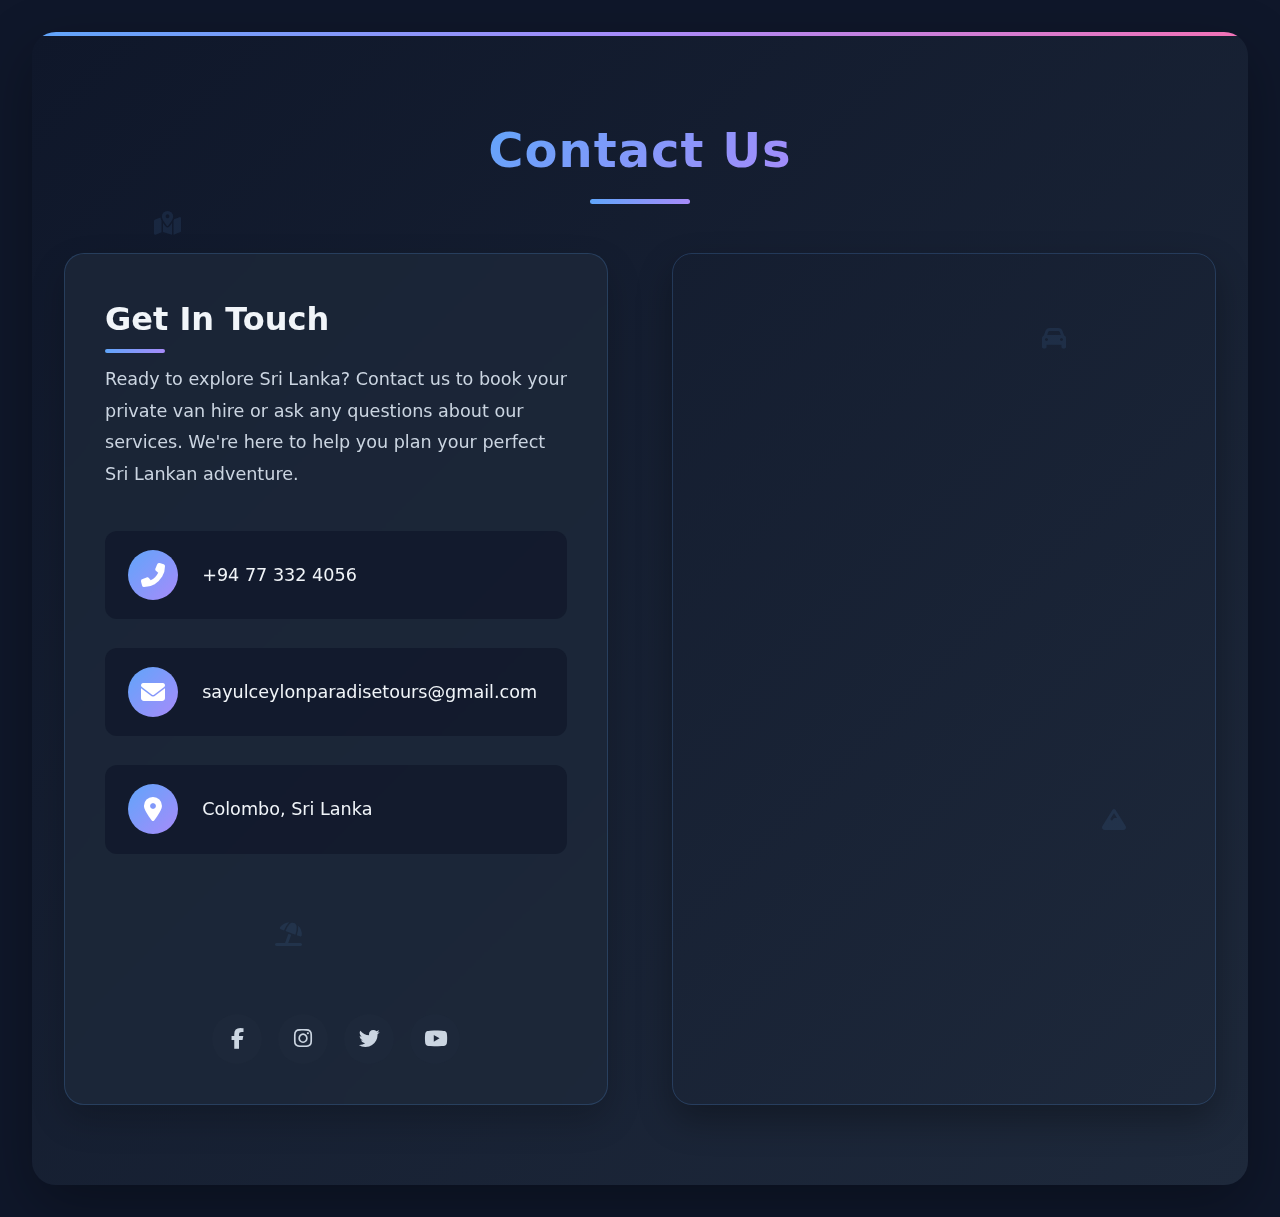
<file: contact.html>
<!DOCTYPE html>
<html lang="en">
<head>
    <meta charset="UTF-8">
    <meta name="viewport" content="width=device-width, initial-scale=1.0">
    <title>Modern Contact Section</title>
    <link rel="stylesheet" href="https://cdnjs.cloudflare.com/ajax/libs/font-awesome/6.4.0/css/all.min.css">
    <style>
        * {
            margin: 0;
            padding: 0;
            box-sizing: border-box;
            font-family: 'Segoe UI', system-ui, -apple-system, sans-serif;
        }
        
        body {
            background-color: #0f172a;
            color: #f8fafc;
            line-height: 1.6;
            min-height: 100vh;
            display: flex;
            align-items: center;
            justify-content: center;
            padding: 2rem;
        }
        
        .container {
            max-width: 1300px;
            margin: 0 auto;
            padding: 0 2rem;
        }
        
        .section {
            padding: 5rem 0;
            width: 100%;
        }
        
        .section.contact {
            background: linear-gradient(135deg, #0f172a 0%, #1e293b 100%);
            border-radius: 24px;
            box-shadow: 0 20px 60px rgba(0, 0, 0, 0.3);
            overflow: hidden;
            position: relative;
        }
        
        .section.contact::before {
            content: '';
            position: absolute;
            top: 0;
            left: 0;
            right: 0;
            height: 4px;
            background: linear-gradient(90deg, #60a5fa, #a78bfa, #f472b6);
            z-index: 1;
        }
        
        .section-title {
            text-align: center;
            margin-bottom: 4rem;
            position: relative;
        }
        
        .section-title h2 {
            font-size: 3rem;
            font-weight: 800;
            background: linear-gradient(135deg, #60a5fa 0%, #a78bfa 100%);
            -webkit-background-clip: text;
            background-clip: text;
            color: transparent;
            display: inline-block;
            letter-spacing: 1px;
        }
        
        .section-title::after {
            content: '';
            position: absolute;
            width: 100px;
            height: 5px;
            background: linear-gradient(90deg, #60a5fa, #a78bfa);
            bottom: -15px;
            left: 50%;
            transform: translateX(-50%);
            border-radius: 5px;
        }
        
        .contact-content {
            display: grid;
            grid-template-columns: 1fr 1fr;
            gap: 4rem;
            align-items: start;
        }
        
        .contact-info {
            background: rgba(30, 41, 59, 0.7);
            border-radius: 20px;
            padding: 2.5rem;
            backdrop-filter: blur(10px);
            border: 1px solid rgba(96, 165, 250, 0.2);
            box-shadow: 0 15px 35px rgba(0, 0, 0, 0.2);
            transition: transform 0.4s ease, box-shadow 0.4s ease;
        }
        
        .contact-info:hover {
            transform: translateY(-5px);
            box-shadow: 0 20px 40px rgba(96, 165, 250, 0.15);
            border-color: rgba(96, 165, 250, 0.4);
        }
        
        .contact-info h3 {
            font-size: 2rem;
            margin-bottom: 1.2rem;
            color: #f1f5f9;
            position: relative;
            display: inline-block;
        }
        
        .contact-info h3::after {
            content: '';
            position: absolute;
            width: 60px;
            height: 4px;
            background: linear-gradient(90deg, #60a5fa, #a78bfa);
            bottom: -8px;
            left: 0;
            border-radius: 2px;
        }
        
        .contact-info p {
            font-size: 1.1rem;
            color: #cbd5e1;
            margin-bottom: 2.5rem;
            line-height: 1.8;
        }
        
        .contact-details {
            margin-bottom: 3rem;
        }
        
        .contact-item {
            display: flex;
            align-items: center;
            margin-bottom: 1.8rem;
            padding: 1.2rem;
            background: rgba(15, 23, 42, 0.7);
            border-radius: 12px;
            transition: all 0.3s ease;
            border-left: 4px solid transparent;
        }
        
        .contact-item:hover {
            background: rgba(30, 41, 59, 0.9);
            transform: translateX(5px);
            border-left: 4px solid #60a5fa;
        }
        
        .contact-item i {
            font-size: 1.5rem;
            width: 50px;
            height: 50px;
            background: linear-gradient(135deg, #60a5fa, #a78bfa);
            color: white;
            border-radius: 50%;
            display: flex;
            align-items: center;
            justify-content: center;
            margin-right: 1.5rem;
            flex-shrink: 0;
        }
        
        .contact-item div {
            font-size: 1.1rem;
            color: #f1f5f9;
            font-weight: 500;
        }
        
        /* WhatsApp Button Styles */
        .whatsapp-contact {
            display: flex;
            align-items: center;
            justify-content: center;
            background: linear-gradient(135deg, #25D366 0%, #1da851 100%);
            color: white;
            text-decoration: none;
            font-size: 1.2rem;
            font-weight: 600;
            padding: 1.3rem 2rem;
            border-radius: 14px;
            transition: all 0.4s cubic-bezier(0.175, 0.885, 0.32, 1.275);
            box-shadow: 0 10px 25px rgba(37, 211, 102, 0.3);
            position: relative;
            overflow: hidden;
            z-index: 1;
            text-align: center;
            margin-top: 1rem;
        }
        
        .whatsapp-contact::before {
            content: '';
            position: absolute;
            top: 0;
            left: -100%;
            width: 100%;
            height: 100%;
            background: linear-gradient(90deg, transparent, rgba(255, 255, 255, 0.2), transparent);
            transition: all 0.6s ease;
            z-index: -1;
        }
        
        .whatsapp-contact:hover::before {
            left: 100%;
        }
        
        .whatsapp-contact:hover {
            transform: translateY(-5px) scale(1.03);
            box-shadow: 0 15px 35px rgba(37, 211, 102, 0.4);
            letter-spacing: 0.5px;
        }
        
        .whatsapp-contact:active {
            transform: translateY(-2px) scale(1.01);
        }
        
        .whatsapp-contact i {
            font-size: 1.6rem;
            margin-right: 12px;
            transition: transform 0.3s ease;
        }
        
        .whatsapp-contact:hover i {
            transform: scale(1.2) rotate(5deg);
        }
        
        /* WhatsApp Floating Animation */
        .whatsapp-contact {
            animation: pulse-green 3s infinite;
        }
        
        @keyframes pulse-green {
            0% {
                box-shadow: 0 10px 25px rgba(37, 211, 102, 0.3);
            }
            50% {
                box-shadow: 0 10px 30px rgba(37, 211, 102, 0.5);
            }
            100% {
                box-shadow: 0 10px 25px rgba(37, 211, 102, 0.3);
            }
        }
        
        /* Map Container Styles */
        .map-container {
            border-radius: 20px;
            overflow: hidden;
            box-shadow: 0 15px 35px rgba(0, 0, 0, 0.3);
            height: 100%;
            border: 1px solid rgba(96, 165, 250, 0.2);
            transition: all 0.4s ease;
        }
        
        .map-container:hover {
            transform: translateY(-5px);
            box-shadow: 0 20px 40px rgba(96, 165, 250, 0.15);
            border-color: rgba(96, 165, 250, 0.4);
        }
        
        .map-container iframe {
            width: 100%;
            height: 100%;
            min-height: 450px;
            border: none;
            display: block;
        }
        
        /* Contact Form (Optional - you can add this later) */
        .contact-form {
            margin-top: 3rem;
            padding-top: 2.5rem;
            border-top: 1px solid rgba(255, 255, 255, 0.1);
        }
        
        .form-title {
            font-size: 1.5rem;
            margin-bottom: 1.5rem;
            color: #f1f5f9;
        }
        
        /* Responsive Design */
        @media (max-width: 1024px) {
            .contact-content {
                grid-template-columns: 1fr;
                gap: 3rem;
            }
            
            .map-container iframe {
                min-height: 400px;
            }
        }
        
        @media (max-width: 768px) {
            .section-title h2 {
                font-size: 2.5rem;
            }
            
            .contact-info {
                padding: 2rem;
            }
            
            .contact-info h3 {
                font-size: 1.8rem;
            }
            
            .container {
                padding: 0 1.5rem;
            }
            
            body {
                padding: 1rem;
            }
        }
        
        @media (max-width: 480px) {
            .section-title h2 {
                font-size: 2rem;
            }
            
            .contact-item {
                flex-direction: column;
                text-align: center;
                padding: 1.5rem 1rem;
            }
            
            .contact-item i {
                margin-right: 0;
                margin-bottom: 1rem;
            }
            
            .whatsapp-contact {
                font-size: 1.1rem;
                padding: 1.2rem 1.5rem;
            }
            
            .map-container iframe {
                min-height: 350px;
            }
            
            .container {
                padding: 0 1rem;
            }
        }
        
        /* Decorative Elements */
        .floating-icons {
            position: absolute;
            top: 0;
            left: 0;
            right: 0;
            bottom: 0;
            pointer-events: none;
            z-index: 0;
            overflow: hidden;
        }
        
        .floating-icon {
            position: absolute;
            color: rgba(96, 165, 250, 0.1);
            font-size: 1.5rem;
            animation: float 20s infinite linear;
        }
        
        .floating-icon:nth-child(1) {
            top: 15%;
            left: 10%;
            animation-delay: 0s;
        }
        
        .floating-icon:nth-child(2) {
            top: 25%;
            right: 15%;
            animation-delay: 2s;
        }
        
        .floating-icon:nth-child(3) {
            bottom: 20%;
            left: 20%;
            animation-delay: 4s;
        }
        
        .floating-icon:nth-child(4) {
            bottom: 30%;
            right: 10%;
            animation-delay: 6s;
        }
        
        @keyframes float {
            0% {
                transform: translateY(0) rotate(0deg);
            }
            50% {
                transform: translateY(-20px) rotate(180deg);
            }
            100% {
                transform: translateY(0) rotate(360deg);
            }
        }
        
        /* Social Media Icons */
        .social-media {
            display: flex;
            gap: 1rem;
            margin-top: 2.5rem;
            justify-content: center;
        }
        
        .social-icon {
            width: 50px;
            height: 50px;
            border-radius: 50%;
            display: flex;
            align-items: center;
            justify-content: center;
            background: rgba(30, 41, 59, 0.8);
            color: #cbd5e1;
            font-size: 1.3rem;
            transition: all 0.3s ease;
            text-decoration: none;
        }
        
        .social-icon:hover {
            transform: translateY(-5px);
            color: white;
        }
        
        .social-icon.facebook:hover {
            background: #1877F2;
        }
        
        .social-icon.instagram:hover {
            background: linear-gradient(45deg, #405DE6, #E1306C, #F77737);
        }
        
        .social-icon.twitter:hover {
            background: #1DA1F2;
        }
        
        .social-icon.youtube:hover {
            background: #FF0000;
        }
    </style>
</head>
<body>
    <section class="section contact" id="contact">
        <div class="container">
            <div class="section-title">
                <h2>Contact Us</h2>
            </div>

            <div class="contact-content">
                <div class="contact-info">
                    <h3>Get In Touch</h3>
                    <p>
                        Ready to explore Sri Lanka? Contact us to book your private van
                        hire or ask any questions about our services. We're here to help you plan your perfect Sri Lankan adventure.
                    </p>

                    <div class="contact-details">
                        <div class="contact-item">
                            <i class="fas fa-phone-alt"></i>
                            <div>+94 77 332 4056</div>
                        </div>
                        <div class="contact-item">
                            <i class="fas fa-envelope"></i>
                            <div>sayulceylonparadisetours@gmail.com</div>
                        </div>
                        <div class="contact-item">
                            <i class="fas fa-map-marker-alt"></i>
                            <div>Colombo, Sri Lanka</div>
                        </div>
                    </div>

                    <a
                        href="https://wa.me/94773324056"
                        class="whatsapp-contact"
                        target="_blank"
                    >
                        <i class="fab fa-whatsapp"></i> Message us on WhatsApp
                    </a>
                    
                    <div class="social-media">
                        <a href="#" class="social-icon facebook">
                            <i class="fab fa-facebook-f"></i>
                        </a>
                        <a href="#" class="social-icon instagram">
                            <i class="fab fa-instagram"></i>
                        </a>
                        <a href="#" class="social-icon twitter">
                            <i class="fab fa-twitter"></i>
                        </a>
                        <a href="#" class="social-icon youtube">
                            <i class="fab fa-youtube"></i>
                        </a>
                    </div>
                </div>

                <div class="map-container">
                    <iframe
                        src="https://www.google.com/maps/embed?pb=!1m18!1m12!1m3!1d126743.58638743578!2d79.78616430488758!3d6.921831294874699!2m3!1f0!2f0!3f0!3m2!1i1024!2i768!4f13.1!3m3!1m2!1s0x3ae253d10f7a7003%3A0x320b2e4d32d3838d!2sColombo%2C%20Sri%20Lanka!5e0!3m2!1sen!2sus!4v1689876543210!5m2!1sen!2sus"
                        allowfullscreen=""
                        loading="lazy"
                        referrerpolicy="no-referrer-when-downgrade"
                    ></iframe>
                </div>
            </div>
        </div>
        
        <!-- Floating Icons for Decoration -->
        <div class="floating-icons">
            <div class="floating-icon"><i class="fas fa-map-marked-alt"></i></div>
            <div class="floating-icon"><i class="fas fa-car"></i></div>
            <div class="floating-icon"><i class="fas fa-umbrella-beach"></i></div>
            <div class="floating-icon"><i class="fas fa-mountain"></i></div>
        </div>
    </section>
    
    <script>
        // Add some interactive effects
        document.addEventListener('DOMContentLoaded', function() {
            // Add click animation to contact items
            const contactItems = document.querySelectorAll('.contact-item');
            
            contactItems.forEach(item => {
                item.addEventListener('click', function() {
                    // Copy contact info to clipboard
                    const text = this.querySelector('div').textContent;
                    
                    // Visual feedback
                    this.style.transform = 'scale(0.98)';
                    this.style.backgroundColor = 'rgba(96, 165, 250, 0.2)';
                    
                    setTimeout(() => {
                        this.style.transform = '';
                        this.style.backgroundColor = '';
                    }, 300);
                    
                    // For phone number, suggest calling
                    if (this.querySelector('.fa-phone-alt')) {
                        if (confirm(`Call ${text}?`)) {
                            window.location.href = `tel:${text.replace(/\s+/g, '')}`;
                        }
                    }
                    
                    // For email, suggest composing email
                    if (this.querySelector('.fa-envelope')) {
                        if (confirm(`Send email to ${text}?`)) {
                            window.location.href = `mailto:${text}`;
                        }
                    }
                });
            });
            
            // WhatsApp button interaction
            const whatsappBtn = document.querySelector('.whatsapp-contact');
            
            whatsappBtn.addEventListener('mouseenter', function() {
                // Add a subtle animation
                this.style.animation = 'none';
                setTimeout(() => {
                    this.style.animation = 'pulse-green 3s infinite';
                }, 50);
            });
            
            // Add a simple greeting when WhatsApp is clicked
            whatsappBtn.addEventListener('click', function(e) {
                // Optional: You could add tracking or confirmation here
                console.log('WhatsApp contact clicked');
            });
            
            // Animate contact info on scroll
            const observerOptions = {
                threshold: 0.2,
                rootMargin: '0px 0px -50px 0px'
            };
            
            const observer = new IntersectionObserver((entries) => {
                entries.forEach(entry => {
                    if (entry.isIntersecting) {
                        entry.target.style.opacity = '1';
                        entry.target.style.transform = 'translateY(0)';
                    }
                });
            }, observerOptions);
            
            // Observe contact items for animation
            contactItems.forEach(item => {
                item.style.opacity = '0';
                item.style.transform = 'translateY(20px)';
                item.style.transition = 'opacity 0.5s ease, transform 0.5s ease';
                observer.observe(item);
            });
            
            // Observe the WhatsApp button
            whatsappBtn.style.opacity = '0';
            whatsappBtn.style.transform = 'translateY(20px)';
            whatsappBtn.style.transition = 'opacity 0.5s ease 0.3s, transform 0.5s ease 0.3s';
            observer.observe(whatsappBtn);
        });
    </script>
</body>
</html>
</file>
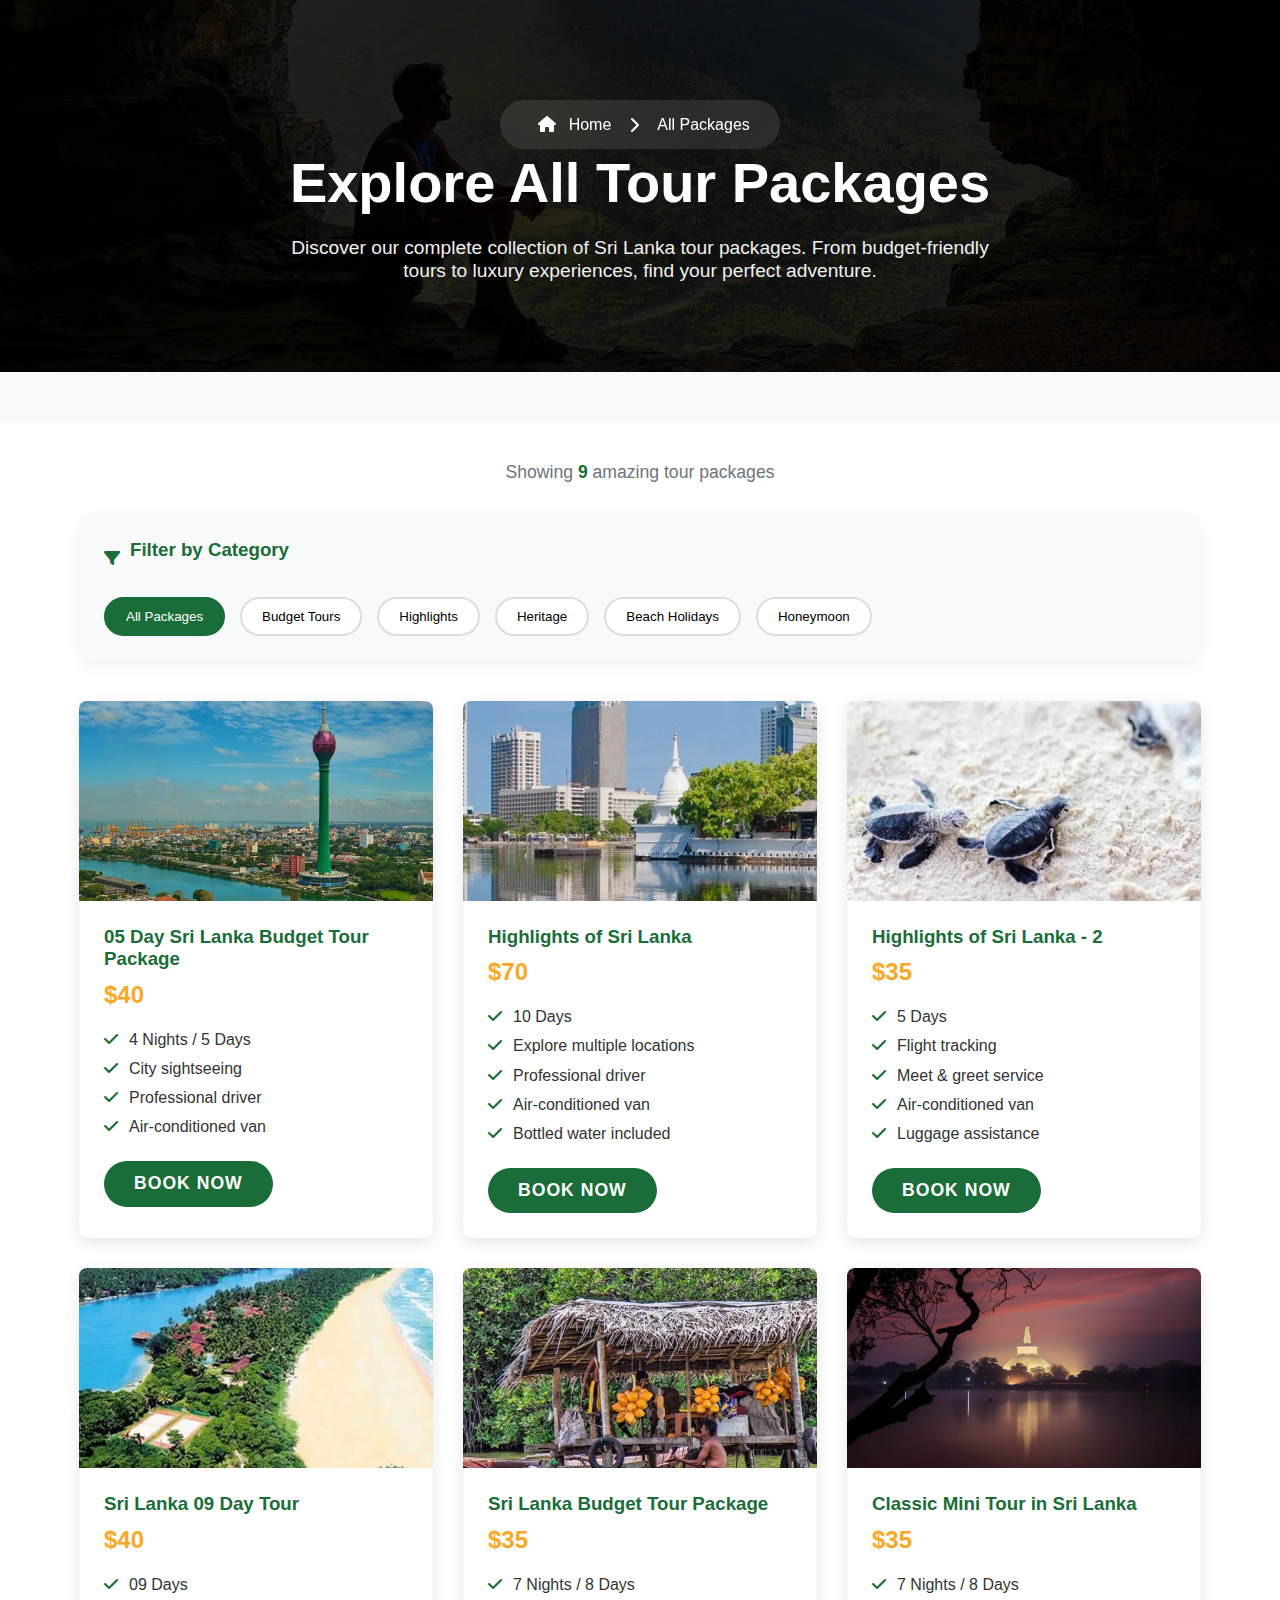
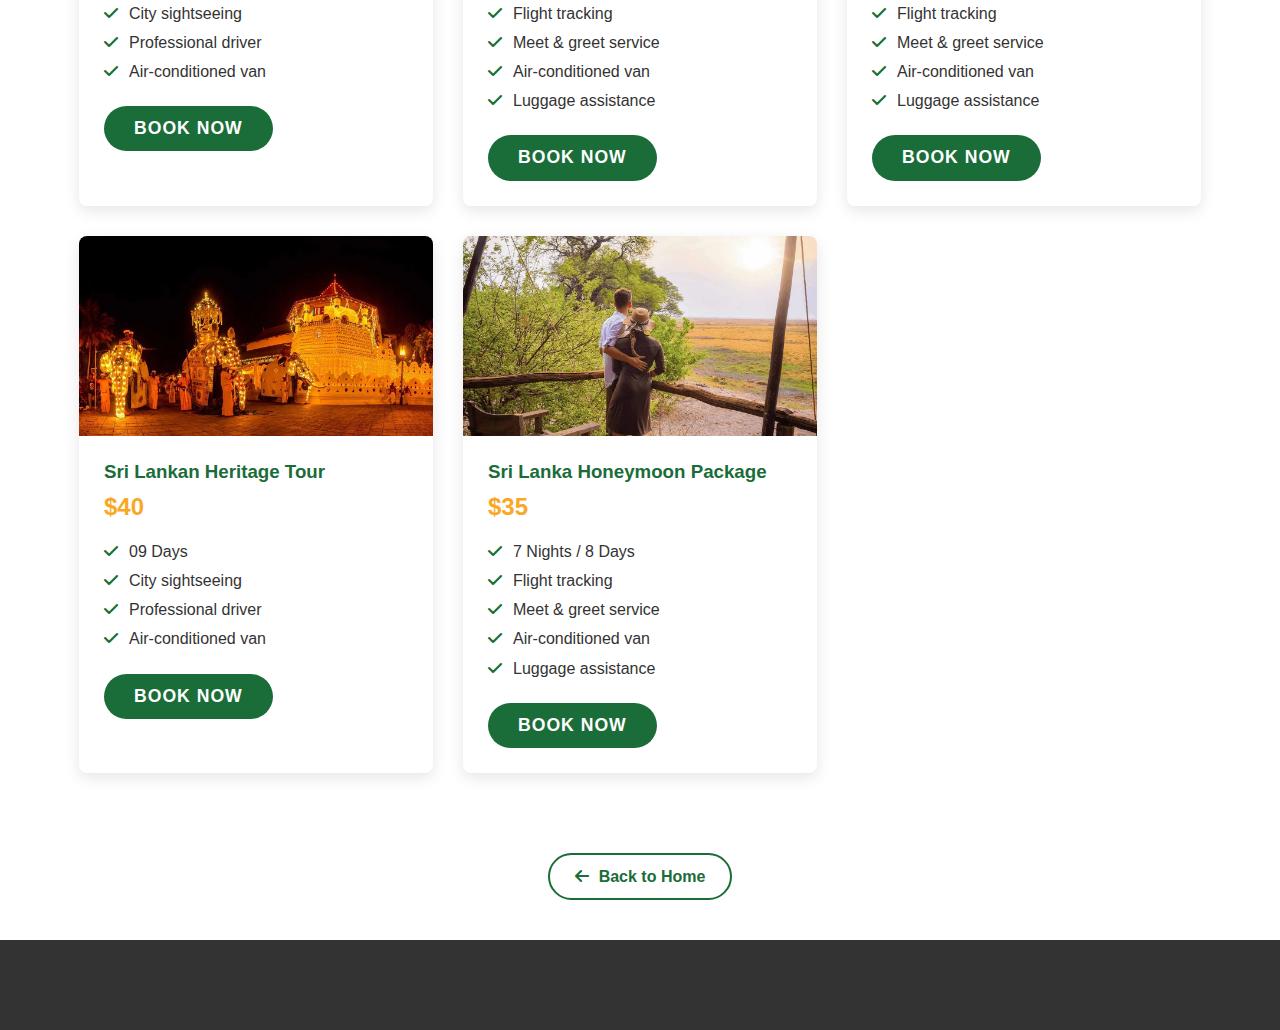
<file: packages.html>
<!DOCTYPE html>
<html lang="en">
<head>
    <meta charset="UTF-8">
    <meta name="viewport" content="width=device-width, initial-scale=1.0">
    <title>All Tour Packages - Sri Lanka Paradise Tours</title>
    <!-- Link your CSS file -->
    <link rel="stylesheet" href="style.css">
    <link rel="stylesheet" href="https://cdnjs.cloudflare.com/ajax/libs/font-awesome/6.4.0/css/all.min.css">
    <style>
        /* Additional styles for packages page */
        .packages-hero {
            background: linear-gradient(rgba(0, 0, 0, 0.7), rgba(0, 0, 0, 0.7)), 
                        url('assets/img/sections/tours.webp');
            background-size: cover;
            background-position: center;
            color: white;
            padding: 100px 0 60px;
            text-align: center;
            margin-bottom: 50px;
        }
        
        .packages-hero h1 {
            font-size: 3.5rem;
            margin-bottom: 20px;
            color: white;
        }
        
        .packages-hero p {
            font-size: 1.2rem;
            max-width: 700px;
            margin: 0 auto 30px;
            color: #f0f0f0;
        }
        
        .breadcrumb {
            background: rgba(255, 255, 255, 0.1);
            padding: 15px 30px;
            border-radius: 50px;
            display: inline-flex;
            align-items: center;
            gap: 10px;
            backdrop-filter: blur(10px);
        }
        
        .breadcrumb a {
            color: #fff;
            text-decoration: none;
            transition: all 0.3s ease;
        }
        
        .breadcrumb a:hover {
            color: var(--secondary);
        }
        
        .breadcrumb i {
            margin: 0 8px;
        }
        
        .package-count {
            text-align: center;
            margin-bottom: 30px;
            color: var(--gray);
            font-size: 1.1rem;
        }
        
        .package-count span {
            color: var(--primary);
            font-weight: bold;
        }
        
        .packages-grid-all {
            display: grid;
            grid-template-columns: repeat(auto-fill, minmax(350px, 1fr));
            gap: 30px;
            margin-bottom: 50px;
        }
        
        .filter-container {
            background: #f8f9fa;
            padding: 25px;
            border-radius: 12px;
            margin-bottom: 40px;
            box-shadow: 0 5px 15px rgba(0, 0, 0, 0.05);
        }
        
        .filter-title {
            display: flex;
            align-items: center;
            gap: 10px;
            margin-bottom: 20px;
            color: var(--primary);
        }
        
        .filter-options {
            display: flex;
            flex-wrap: wrap;
            gap: 15px;
        }
        
        .filter-btn {
            padding: 10px 20px;
            background: white;
            border: 2px solid #ddd;
            border-radius: 50px;
            cursor: pointer;
            transition: all 0.3s ease;
            font-weight: 500;
        }
        
        .filter-btn:hover,
        .filter-btn.active {
            background: var(--primary);
            color: white;
            border-color: var(--primary);
        }
        
        .back-to-home {
            display: inline-flex;
            align-items: center;
            gap: 10px;
            color: var(--primary);
            text-decoration: none;
            font-weight: 600;
            margin-top: 30px;
            padding: 12px 25px;
            border: 2px solid var(--primary);
            border-radius: 50px;
            transition: all 0.3s ease;
        }
        
        .back-to-home:hover {
            background: var(--primary);
            color: white;
            transform: translateY(-3px);
        }
        
        @media (max-width: 768px) {
            .packages-hero h1 {
                font-size: 2.5rem;
            }
            
            .packages-grid-all {
                grid-template-columns: repeat(auto-fill, minmax(280px, 1fr));
                gap: 20px;
            }
            
            .filter-options {
                justify-content: center;
            }
            
            .filter-btn {
                padding: 8px 16px;
                font-size: 0.9rem;
            }
        }
        
        @media (max-width: 480px) {
            .packages-hero {
                padding: 80px 0 40px;
            }
            
            .packages-hero h1 {
                font-size: 2rem;
            }
            
            .packages-grid-all {
                grid-template-columns: 1fr;
            }
        }
    </style>
</head>
<body>
    <!-- Include your header/navigation -->
    <header>
        <!-- Your header content here -->
    </header>

    <!-- Packages Hero Section -->
    <section class="packages-hero">
        <div class="container">
            <div class="breadcrumb">
                <a href="index.html"><i class="fas fa-home"></i> Home</a>
                <i class="fas fa-chevron-right"></i>
                <span>All Packages</span>
            </div>
            <h1>Explore All Tour Packages</h1>
            <p>Discover our complete collection of Sri Lanka tour packages. From budget-friendly tours to luxury experiences, find your perfect adventure.</p>
        </div>
    </section>

    <!-- All Packages Section -->
    <section class="section packages" id="all-packages">
        <div class="container">
            <div class="package-count">
                Showing <span>9</span> amazing tour packages
            </div>
            
            <!-- Optional Filter Section -->
            <div class="filter-container">
                <div class="filter-title">
                    <i class="fas fa-filter"></i>
                    <h3>Filter by Category</h3>
                </div>
                <div class="filter-options">
                    <button class="filter-btn active" data-filter="all">All Packages</button>
                    <button class="filter-btn" data-filter="budget">Budget Tours</button>
                    <button class="filter-btn" data-filter="highlight">Highlights</button>
                    <button class="filter-btn" data-filter="heritage">Heritage</button>
                    <button class="filter-btn" data-filter="beach">Beach Holidays</button>
                    <button class="filter-btn" data-filter="honeymoon">Honeymoon</button>
                </div>
            </div>

            <div class="packages-grid-all">
                <!-- Package 1 -->
                <div class="package-card" data-category="budget">
                    <div class="package-img">
                        <img src="assets/img/tours/one.webp" alt="05 Day Budget Tour" />
                    </div>
                    <div class="package-content">
                        <h3>05 Day Sri Lanka Budget Tour Package</h3>
                        <div class="package-price">$40</div>
                        <ul class="package-features">
                            <li>4 Nights / 5 Days</li>
                            <li>City sightseeing</li>
                            <li>Professional driver</li>
                            <li>Air-conditioned van</li>
                        </ul>
                        <a href="https://wa.me/94773324056" class="btn">Book Now</a>
                    </div>
                </div>

                <!-- Package 2 -->
                <div class="package-card" data-category="highlight">
                    <div class="package-img">
                        <img src="assets/img/tours/two.webp" alt="Highlights of Sri Lanka" />
                    </div>
                    <div class="package-content">
                        <h3>Highlights of Sri Lanka</h3>
                        <div class="package-price">$70</div>
                        <ul class="package-features">
                            <li>10 Days</li>
                            <li>Explore multiple locations</li>
                            <li>Professional driver</li>
                            <li>Air-conditioned van</li>
                            <li>Bottled water included</li>
                        </ul>
                        <a href="https://wa.me/94773324056" class="btn">Book Now</a>
                    </div>
                </div>

                <!-- Package 3 -->
                <div class="package-card" data-category="highlight">
                    <div class="package-img">
                        <img src="assets/img/tours/three.webp" alt="Highlights of Sri Lanka - 2" />
                    </div>
                    <div class="package-content">
                        <h3>Highlights of Sri Lanka - 2</h3>
                        <div class="package-price">$35</div>
                        <ul class="package-features">
                            <li>5 Days</li>
                            <li>Flight tracking</li>
                            <li>Meet & greet service</li>
                            <li>Air-conditioned van</li>
                            <li>Luggage assistance</li>
                        </ul>
                        <a href="https://wa.me/94773324056" class="btn">Book Now</a>
                    </div>
                </div>

                <!-- Package 4 -->
                <div class="package-card" data-category="budget">
                    <div class="package-img">
                        <img src="assets/img/tours/four.webp" alt="Sri Lanka 09 Day Tour" />
                    </div>
                    <div class="package-content">
                        <h3>Sri Lanka 09 Day Tour</h3>
                        <div class="package-price">$40</div>
                        <ul class="package-features">
                            <li>09 Days</li>
                            <li>City sightseeing</li>
                            <li>Professional driver</li>
                            <li>Air-conditioned van</li>
                        </ul>
                        <a href="https://wa.me/94773324056" class="btn">Book Now</a>
                    </div>
                </div>

                <!-- Package 5 -->
                <div class="package-card" data-category="budget">
                    <div class="package-img">
                        <img src="assets/img/tours/five.webp" alt="Sri Lanka Budget Tour Package" />
                    </div>
                    <div class="package-content">
                        <h3>Sri Lanka Budget Tour Package</h3>
                        <div class="package-price">$35</div>
                        <ul class="package-features">
                            <li>7 Nights / 8 Days</li>
                            <li>Flight tracking</li>
                            <li>Meet & greet service</li>
                            <li>Air-conditioned van</li>
                            <li>Luggage assistance</li>
                        </ul>
                        <a href="https://wa.me/94773324056" class="btn">Book Now</a>
                    </div>
                </div>

                <!-- Package 6 -->
                <div class="package-card" data-category="budget">
                    <div class="package-img">
                        <img src="assets/img/tours/six.webp" alt="Classic Mini Tour" />
                    </div>
                    <div class="package-content">
                        <h3>Classic Mini Tour in Sri Lanka</h3>
                        <div class="package-price">$35</div>
                        <ul class="package-features">
                            <li>7 Nights / 8 Days</li>
                            <li>Flight tracking</li>
                            <li>Meet & greet service</li>
                            <li>Air-conditioned van</li>
                            <li>Luggage assistance</li>
                        </ul>
                        <a href="https://wa.me/94773324056" class="btn">Book Now</a>
                    </div>
                </div>

                <!-- Package 7 -->
                <div class="package-card" data-category="heritage">
                    <div class="package-img">
                        <img src="assets/img/tours/nine.webp" alt="Sri Lankan Heritage Tour" />
                    </div>
                    <div class="package-content">
                        <h3>Sri Lankan Heritage Tour</h3>
                        <div class="package-price">$40</div>
                        <ul class="package-features">
                            <li>09 Days</li>
                            <li>City sightseeing</li>
                            <li>Professional driver</li>
                            <li>Air-conditioned van</li>
                        </ul>
                        <a href="https://wa.me/94773324056" class="btn">Book Now</a>
                    </div>
                </div>

                <!-- Package 8 -->
                <div class="package-card" data-category="honeymoon">
                    <div class="package-img">
                        <img src="assets/img/tours/ten.webp" alt="Sri Lanka Honeymoon Package" />
                    </div>
                    <div class="package-content">
                        <h3>Sri Lanka Honeymoon Package</h3>
                        <div class="package-price">$35</div>
                        <ul class="package-features">
                            <li>7 Nights / 8 Days</li>
                            <li>Flight tracking</li>
                            <li>Meet & greet service</li>
                            <li>Air-conditioned van</li>
                            <li>Luggage assistance</li>
                        </ul>
                        <a href="https://wa.me/94773324056" class="btn">Book Now</a>
                    </div>
                </div>

                <!-- Package 9 -->
                <div class="package-card" data-category="beach">
                    <div class="package-img">
                        <img src="assets/img/tours/seven.webp" alt="Sri Lanka Beach Holiday" />
                    </div>
                    <div class="package-content">
                        <h3>Sri Lanka Beach Holiday</h3>
                        <div class="package-price">$40</div>
                        <ul class="package-features">
                            <li>09 Days</li>
                            <li>City sightseeing</li>
                            <li>Professional driver</li>
                            <li>Air-conditioned van</li>
                        </ul>
                        <a href="https://wa.me/94773324056" class="btn">Book Now</a>
                    </div>
                </div>
            </div>

            <div class="view-all-container" style="text-align: center;">
                <a href="index.html" class="back-to-home">
                    <i class="fas fa-arrow-left"></i> Back to Home
                </a>
            </div>
        </div>
    </section>

    <!-- Include your footer -->
    <footer>
        <!-- Your footer content here -->
    </footer>

    <script>
        // Filter functionality for packages page
        document.addEventListener('DOMContentLoaded', function() {
            const filterBtns = document.querySelectorAll('.filter-btn');
            const packageCards = document.querySelectorAll('.package-card');
            
            filterBtns.forEach(btn => {
                btn.addEventListener('click', function() {
                    // Remove active class from all buttons
                    filterBtns.forEach(b => b.classList.remove('active'));
                    
                    // Add active class to clicked button
                    this.classList.add('active');
                    
                    const filterValue = this.getAttribute('data-filter');
                    
                    // Show/hide packages based on filter
                    packageCards.forEach(card => {
                        const category = card.getAttribute('data-category');
                        
                        if (filterValue === 'all' || filterValue === category) {
                            card.style.display = 'block';
                            setTimeout(() => {
                                card.style.opacity = '1';
                                card.style.transform = 'translateY(0)';
                            }, 10);
                        } else {
                            card.style.opacity = '0';
                            card.style.transform = 'translateY(20px)';
                            setTimeout(() => {
                                card.style.display = 'none';
                            }, 300);
                        }
                    });
                });
            });
            
            // Add animation to cards on page load
            packageCards.forEach((card, index) => {
                card.style.opacity = '0';
                card.style.transform = 'translateY(30px)';
                card.style.transition = 'opacity 0.5s ease, transform 0.5s ease';
                
                setTimeout(() => {
                    card.style.opacity = '1';
                    card.style.transform = 'translateY(0)';
                }, 100 * index);
            });
        });
    </script>
</body>
</html>
</file>
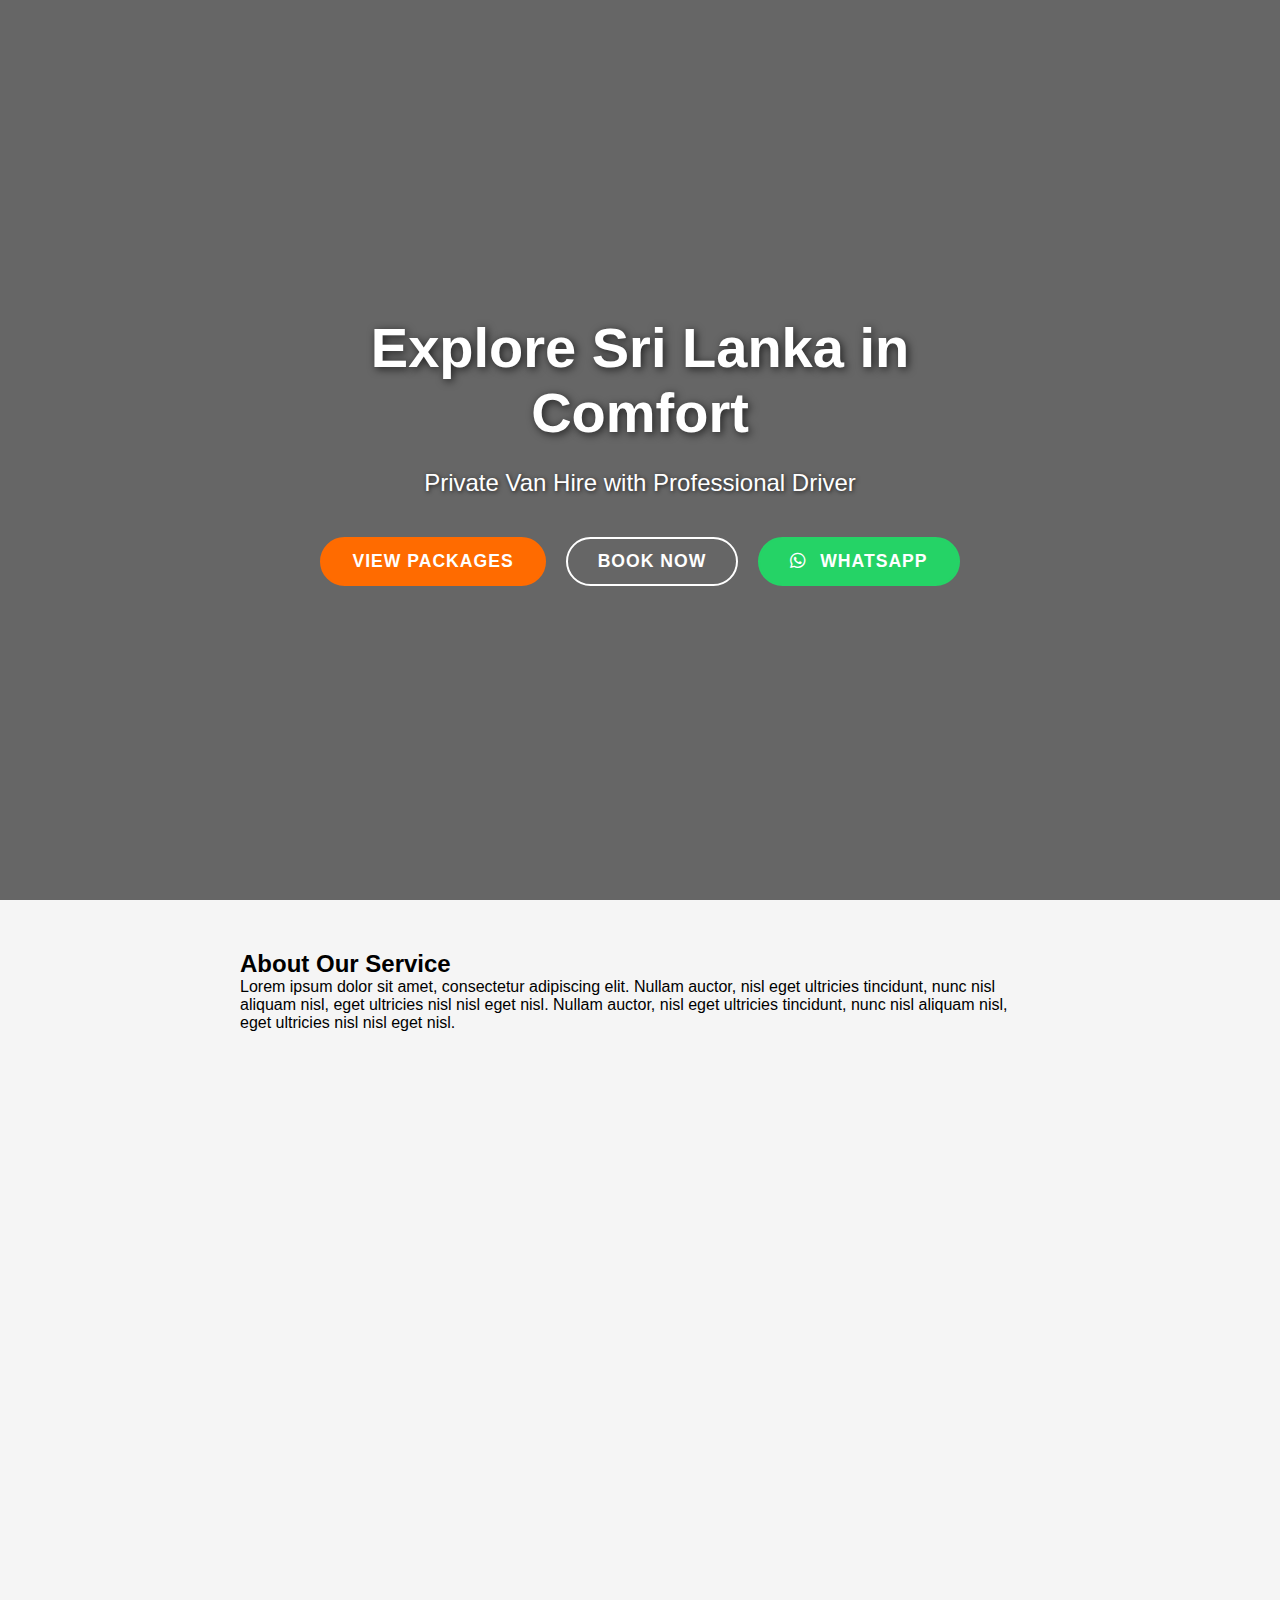
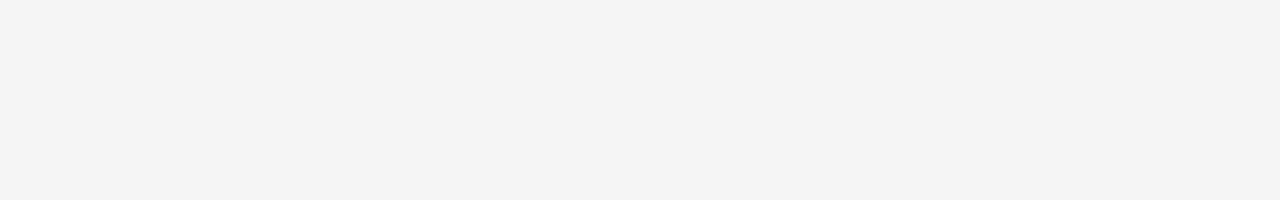
<file: video.html>
<!DOCTYPE html>
<html lang="en">
<head>
    <meta charset="UTF-8">
    <meta name="viewport" content="width=device-width, initial-scale=1.0">
    <title>Sri Lanka Travel - Hero with Video</title>
    <link rel="stylesheet" href="https://cdnjs.cloudflare.com/ajax/libs/font-awesome/6.4.0/css/all.min.css">
    <style>
        * {
            margin: 0;
            padding: 0;
            box-sizing: border-box;
            font-family: 'Segoe UI', Tahoma, Geneva, Verdana, sans-serif;
        }

        body {
            overflow-x: hidden;
        }

        /* Hero Section with Video */
        .hero {
            position: relative;
            height: 100vh;
            width: 100%;
            overflow: hidden;
            display: flex;
            align-items: center;
            text-align: center;
            color: white;
        }

        .video-background {
            position: absolute;
            top: 0;
            left: 0;
            width: 100%;
            height: 100%;
            z-index: -1;
        }

        .video-background video {
            width: 100%;
            height: 100%;
            object-fit: cover;
        }

        .video-overlay {
            position: absolute;
            top: 0;
            left: 0;
            width: 100%;
            height: 100%;
            background: rgba(0, 0, 0, 0.6);
            z-index: 0;
        }

        .hero-content {
            position: relative;
            z-index: 1;
            max-width: 800px;
            margin: 0 auto;
            padding: 0 20px;
            animation: fadeIn 1.5s ease-out;
        }

        .hero h1 {
            font-size: 3.5rem;
            margin-bottom: 1.5rem;
            text-shadow: 2px 2px 8px rgba(0, 0, 0, 0.7);
            animation: slideDown 1s ease-out;
        }

        .hero p {
            font-size: 1.5rem;
            margin-bottom: 2.5rem;
            text-shadow: 1px 1px 4px rgba(0, 0, 0, 0.7);
            animation: slideUp 1s ease-out 0.3s both;
        }

        .hero-buttons {
            display: flex;
            justify-content: center;
            gap: 20px;
            flex-wrap: wrap;
            animation: fadeIn 1s ease-out 0.6s both;
        }

        .btn {
            display: inline-block;
            padding: 12px 30px;
            border-radius: 50px;
            text-decoration: none;
            font-weight: 600;
            font-size: 1.1rem;
            transition: all 0.3s ease;
            text-transform: uppercase;
            letter-spacing: 1px;
        }

        .btn-primary {
            background: #ff6b00;
            color: white;
            border: 2px solid #ff6b00;
        }

        .btn-primary:hover {
            background: transparent;
            border-color: white;
            transform: translateY(-3px);
            box-shadow: 0 10px 20px rgba(0, 0, 0, 0.2);
        }

        .btn-secondary {
            background: transparent;
            color: white;
            border: 2px solid white;
        }

        .btn-secondary:hover {
            background: white;
            color: #333;
            transform: translateY(-3px);
            box-shadow: 0 10px 20px rgba(0, 0, 0, 0.2);
        }

        .btn-whatsapp {
            background: #25D366;
            color: white;
            border: 2px solid #25D366;
        }

        .btn-whatsapp:hover {
            background: #128C7E;
            border-color: #128C7E;
            transform: translateY(-3px);
            box-shadow: 0 10px 20px rgba(0, 0, 0, 0.2);
        }

        .btn i {
            margin-right: 8px;
        }

        /* Animations */
        @keyframes fadeIn {
            from { opacity: 0; }
            to { opacity: 1; }
        }

        @keyframes slideDown {
            from { 
                opacity: 0;
                transform: translateY(-50px);
            }
            to { 
                opacity: 1;
                transform: translateY(0);
            }
        }

        @keyframes slideUp {
            from { 
                opacity: 0;
                transform: translateY(50px);
            }
            to { 
                opacity: 1;
                transform: translateY(0);
            }
        }

        /* Responsive Design */
        @media (max-width: 768px) {
            .hero h1 {
                font-size: 2.5rem;
            }
            
            .hero p {
                font-size: 1.2rem;
            }
            
            .hero-buttons {
                flex-direction: column;
                align-items: center;
            }
            
            .btn {
                width: 80%;
                max-width: 250px;
            }
        }

        @media (max-width: 480px) {
            .hero h1 {
                font-size: 2rem;
            }
            
            .hero p {
                font-size: 1rem;
            }
        }
    </style>
</head>
<body>
    <!-- Hero Section -->
    <section class="hero" id="home">
        <div class="video-background">
            <video autoplay muted loop playsinline>
                <!-- You can replace this with your own video -->
                <source src="https://assets.mixkit.co/videos/preview/mixkit-traveling-on-a-winding-road-through-a-forest-43755-large.mp4" type="video/mp4">
                Your browser does not support the video tag.
            </video>
        </div>
        <div class="video-overlay"></div>
        <div class="container hero-content">
            <h1>Explore Sri Lanka in Comfort</h1>
            <p>Private Van Hire with Professional Driver</p>
            <div class="hero-buttons">
                <a href="#packages" class="btn btn-primary">View Packages</a>
                <a href="#booking" class="btn btn-secondary">Book Now</a>
                <a href="https://wa.me/94773324056" class="btn btn-whatsapp" target="_blank">
                    <i class="fab fa-whatsapp"></i> WhatsApp
                </a>
            </div>
        </div>
    </section>

    <!-- Sample content to demonstrate scrolling -->
    <section style="height: 100vh; padding: 50px; background: #f5f5f5;">
        <div style="max-width: 800px; margin: 0 auto;">
            <h2>About Our Service</h2>
            <p>Lorem ipsum dolor sit amet, consectetur adipiscing elit. Nullam auctor, nisl eget ultricies tincidunt, nunc nisl aliquam nisl, eget ultricies nisl nisl eget nisl. Nullam auctor, nisl eget ultricies tincidunt, nunc nisl aliquam nisl, eget ultricies nisl nisl eget nisl.</p>
        </div>
    </section>

    <script>
        // Fallback for browsers that don't support video autoplay
        document.addEventListener('DOMContentLoaded', function() {
            const video = document.querySelector('video');
            video.play().catch(function(error) {
                // If autoplay fails, show a play button
                console.log('Video autoplay failed:', error);
                const playButton = document.createElement('button');
                playButton.innerHTML = 'Play Video';
                playButton.style.position = 'absolute';
                playButton.style.top = '50%';
                playButton.style.left = '50%';
                playButton.style.transform = 'translate(-50%, -50%)';
                playButton.style.zIndex = '10';
                playButton.style.padding = '10px 20px';
                playButton.style.backgroundColor = '#ff6b00';
                playButton.style.color = 'white';
                playButton.style.border = 'none';
                playButton.style.borderRadius = '5px';
                playButton.style.cursor = 'pointer';
                
                playButton.addEventListener('click', function() {
                    video.play();
                    playButton.style.display = 'none';
                });
                
                document.querySelector('.video-background').appendChild(playButton);
            });
        });
    </script>
</body>
</html>
</file>
<file: style.css>
/* Base Styles */
:root {
  --primary: #1a6d38;
  --primary-light: #2e8b57;
  --secondary: #f9a825;
  --dark: #333;
  --light: #f8f9fa;
  --gray: #6c757d;
  --transition: all 0.3s ease;
  --font-size-base: 16px;
  --font-size-lg: 18px;
  --font-size-sm: 14px;
}

* {
  margin: 0;
  padding: 0;
  box-sizing: border-box;
  font-family: "Segoe UI", Tahoma, Geneva, Verdana, sans-serif;
}

html {
  scroll-behavior: smooth;
}

body {
  line-height: 1.2;
  color: var(--dark);
  background-color: var(--light);
}

h1,
h2,
h3,
h4 {
  margin-bottom: 1rem;
  line-height: 1.2;
}

h1 {
  font-size: 2.5rem;
}

h2 {
  font-size: 2rem;
  position: relative;
  padding-bottom: 0.5rem;
}

h2::after {
  content: "";
  position: absolute;
  bottom: 0;
  left: 0;
  width: 60px;
  height: 3px;
  background-color: var(--secondary);
}

p {
  margin-bottom: 1rem;
}

img {
  max-width: 100%;
}

.container {
  width: 90%;
  max-width: 1200px;
  margin: 0 auto;
  padding: 0 15px;
}

.btn {
  display: inline-block;
  padding: 12px 24px;
  background-color: var(--primary);
  color: white;
  border: none;
  border-radius: 4px;
  cursor: pointer;
  font-weight: 600;
  text-decoration: none;
  transition: var(--transition);
  text-align: center;
}

.btn:hover {
  background-color: var(--primary-light);
  transform: translateY(-2px);
  box-shadow: 0 4px 8px rgba(0, 0, 0, 0.1);
}

.btn-secondary {
  background-color: var(--secondary);
  color: var(--dark);
}

.btn-secondary:hover {
  background-color: #ffb300;
}

.btn-whatsapp {
  background-color: #25d366;
}

.btn-whatsapp:hover {
  background-color: #128c7e;
}

.section {
  padding: 40px 0;
}

.section-title {
  text-align: center;
  margin-bottom: 3rem;
}

.section-title h2 {
  display: inline-block;
}

.section-title h2::after {
  left: 50%;
  transform: translateX(-50%);
}

/* Header & Navigation */
header {
  position: fixed;
  top: 0;
  left: 0;
  width: 100%;
  background-color: rgba(255, 255, 255, 0.95);
  box-shadow: 0 2px 10px rgba(0, 0, 0, 0.1);
  z-index: 1000;
  transition: var(--transition);
}

.header-container {
  display: flex;
  justify-content: space-between;
  align-items: center;
  padding: 15px 0;
}

.logo {
  display: flex;
  align-items: center;
  font-weight: 700;
  font-size: 1.5rem;
  color: var(--primary);
  text-decoration: none;
}

.logo i {
  margin-right: 10px;
  font-size: 1.8rem;
}

.logo img {
  height: 40px;
  width: auto;
  margin-right: 10px;
}

.nav-menu {
  display: flex;
  list-style: none;
}

.nav-menu li {
  margin-left: 2rem;
}

.nav-menu a {
  text-decoration: none;
  color: var(--dark);
  font-weight: 500;
  transition: var(--transition);
  position: relative;
  font-size: var(--font-size-sm);
}

.nav-menu a:hover {
  color: var(--primary);
}

.nav-menu a::after {
  content: "";
  position: absolute;
  bottom: -5px;
  left: 0;
  width: 0;
  height: 2px;
  background-color: var(--primary);
  transition: var(--transition);
}

.nav-menu a:hover::after {
  width: 100%;
}

.mobile-toggle {
  display: none;
  font-size: 1.5rem;
  cursor: pointer;
}

/* Hero Section with Video */
.hero {
  position: relative;
  height: 100vh;
  width: 100%;
  overflow: hidden;
  display: flex;
  align-items: center;
  text-align: center;
  color: white;
}

.video-background {
  position: absolute;
  top: 0;
  left: 0;
  width: 100%;
  height: 100%;
  z-index: -1;
}

.video-background video {
  width: 100%;
  height: 100%;
  object-fit: cover;
}

.video-overlay {
  position: absolute;
  top: 0;
  left: 0;
  width: 100%;
  height: 100%;
  background: rgba(0, 0, 0, 0.6);
  z-index: 0;
}

.hero-content {
  position: relative;
  z-index: 1;
  max-width: 800px;
  margin: 0 auto;
  padding: 0 20px;
  animation: fadeIn 1.5s ease-out;
}

.hero h1 {
  font-size: 3.5rem;
  margin-bottom: 1.5rem;
  text-shadow: 2px 2px 8px rgba(0, 0, 0, 0.7);
  animation: slideDown 1s ease-out;
}

.hero p {
  font-size: 1.5rem;
  margin-bottom: 2.5rem;
  text-shadow: 1px 1px 4px rgba(0, 0, 0, 0.7);
  animation: slideUp 1s ease-out 0.3s both;
}

.hero-buttons {
  display: flex;
  justify-content: center;
  gap: 20px;
  flex-wrap: wrap;
  animation: fadeIn 1s ease-out 0.6s both;
}

.btn {
  display: inline-block;
  padding: 12px 30px;
  border-radius: 50px;
  text-decoration: none;
  font-weight: 600;
  font-size: 1.1rem;
  transition: all 0.3s ease;
  text-transform: uppercase;
  letter-spacing: 1px;
}

.btn-primary {
  background: #ff6b00;
  color: white;
  border: 2px solid #ff6b00;
}

.btn-primary:hover {
  background: transparent;
  border-color: white;
  transform: translateY(-3px);
  box-shadow: 0 10px 20px rgba(0, 0, 0, 0.2);
}

.btn-secondary {
  background: transparent;
  color: white;
  border: 2px solid white;
}

.btn-secondary:hover {
  background: white;
  color: #333;
  transform: translateY(-3px);
  box-shadow: 0 10px 20px rgba(0, 0, 0, 0.2);
}

.btn-whatsapp {
  background: #25d366;
  color: white;
  border: 2px solid #25d366;
}

.btn-whatsapp:hover {
  background: #128c7e;
  border-color: #128c7e;
  transform: translateY(-3px);
  box-shadow: 0 10px 20px rgba(0, 0, 0, 0.2);
}

.btn i {
  margin-right: 8px;
}

/* Animations */
@keyframes fadeIn {
  from {
    opacity: 0;
  }
  to {
    opacity: 1;
  }
}

@keyframes slideDown {
  from {
    opacity: 0;
    transform: translateY(-50px);
  }
  to {
    opacity: 1;
    transform: translateY(0);
  }
}

@keyframes slideUp {
  from {
    opacity: 0;
    transform: translateY(50px);
  }
  to {
    opacity: 1;
    transform: translateY(0);
  }
}

/* Responsive Design */
@media (max-width: 768px) {
  .hero h1 {
    font-size: 2.5rem;
  }

  .hero p {
    font-size: 1.2rem;
  }

  .hero-buttons {
    flex-direction: column;
    align-items: center;
  }

  .btn {
    width: 80%;
    max-width: 250px;
  }
}

@media (max-width: 480px) {
  .hero h1 {
    font-size: 2rem;
  }

  .hero p {
    font-size: 1rem;
  }
}

/* Packages Section */
.packages {
  background-color: white;
}

.packages-grid {
  display: grid;
  grid-template-columns: repeat(auto-fit, minmax(180px, 1fr));
  gap: 30px;
}

.package-card {
  background-color: white;
  border-radius: 8px;
  overflow: hidden;
  box-shadow: 0 5px 15px rgba(0, 0, 0, 0.1);
  transition: var(--transition);
}

.package-card:hover {
  transform: translateY(-10px);
  box-shadow: 0 15px 30px rgba(0, 0, 0, 0.15);
}

.package-img {
  height: 200px;
  overflow: hidden;
}

.package-img img {
  width: 100%;
  height: 100%;
  object-fit: cover;
  transition: var(--transition);
}

.package-card:hover .package-img img {
  transform: scale(1.1);
}

.package-content {
  padding: 25px;
}

.package-content h3 {
  color: var(--primary);
  margin-bottom: 10px;
}

.package-price {
  font-size: 1.5rem;
  font-weight: 700;
  color: var(--secondary);
  margin-bottom: 15px;
}

.package-features {
  list-style: none;
  margin-bottom: 20px;
}

.package-features li {
  padding: 5px 0;
  position: relative;
  padding-left: 25px;
}

.package-features li::before {
  content: "\f00c";
  font-family: "Font Awesome 5 Free";
  font-weight: 900;
  position: absolute;
  left: 0;
  color: var(--primary);
}

/* About Section */
.about {
  background-color: #f8f9fa;
}

.about-content {
  display: grid;
  grid-template-columns: 1fr 1fr;
  gap: 50px;
  align-items: center;
}

.about-text h2 {
  margin-bottom: 1.5rem;
}

.about-features {
  display: grid;
  grid-template-columns: 1fr 1fr;
  gap: 20px;
  margin-top: 30px;
}

.feature {
  display: flex;
  align-items: flex-start;
}

.feature i {
  font-size: 1.5rem;
  color: var(--primary);
  margin-right: 15px;
  margin-top: 5px;
}

.about-image {
  border-radius: 8px;
  overflow: hidden;
  box-shadow: 0 10px 30px rgba(0, 0, 0, 0.1);
}

.about-image img {
  width: 100%;
  height: auto;
  display: block;
}

/* Gallery Section */
.gallery-grid {
  display: grid;
  grid-template-columns: repeat(auto-fill, minmax(250px, 1fr));
  gap: 15px;
}

.gallery-item {
  position: relative;
  overflow: hidden;
  border-radius: 8px;
  height: 250px;
}

.gallery-item img {
  width: 100%;
  height: 100%;
  object-fit: cover;
  transition: var(--transition);
}

.gallery-item:hover img {
  transform: scale(1.1);
}

/* Testimonials Section */
.testimonials {
  background-color: #f8f9fa;
}

.testimonials-grid {
  display: grid;
  grid-template-columns: repeat(auto-fit, minmax(180px, 1fr));
  gap: 30px;
}

.testimonial-card {
  background-color: white;
  padding: 30px;
  border-radius: 8px;
  box-shadow: 0 5px 15px rgba(0, 0, 0, 0.05);
  position: relative;
}

.testimonial-card::before {
  content: "\f10d";
  font-family: "Font Awesome 5 Free";
  font-weight: 900;
  position: absolute;
  top: 20px;
  right: 20px;
  font-size: 1.5rem;
  color: rgba(0, 0, 0, 0.05);
}

.testimonial-text {
  font-style: italic;
  margin-bottom: 20px;
}

.testimonial-author {
  display: flex;
  align-items: center;
}

.author-img {
  width: 50px;
  height: 50px;
  border-radius: 50%;
  overflow: hidden;
  margin-right: 15px;
}

.author-img img {
  width: 100%;
  height: 100%;
  object-fit: cover;
}

.author-info h4 {
  margin-bottom: 5px;
}

.author-info p {
  margin: 0;
  color: var(--gray);
  font-size: 0.9rem;
}

/* Booking Section */
.booking-form {
  background-color: white;
  padding: 40px;
  border-radius: 8px;
  box-shadow: 0 10px 30px rgba(0, 0, 0, 0.1);
  max-width: 800px;
  margin: 0 auto;
}

.form-group {
  margin-bottom: 20px;
}

.form-row {
  display: grid;
  grid-template-columns: 1fr 1fr;
  gap: 20px;
}

label {
  display: block;
  margin-bottom: 8px;
  font-weight: 500;
}

input,
select,
textarea {
  width: 100%;
  padding: 12px 15px;
  border: 1px solid #ddd;
  border-radius: 4px;
  font-size: 1rem;
  transition: var(--transition);
}

input:focus,
select:focus,
textarea:focus {
  outline: none;
  border-color: var(--primary);
  box-shadow: 0 0 0 2px rgba(26, 109, 56, 0.2);
}

textarea {
  min-height: 120px;
  resize: vertical;
}

.form-submit {
  text-align: center;
  margin-top: 30px;
}

/* Contact Section */
.contact {
  background-color: #f8f9fa;
}

.contact-content {
  display: grid;
  grid-template-columns: 1fr 1fr;
  gap: 50px;
}

.contact-info h3 {
  margin-bottom: 20px;
  color: var(--primary);
}

.contact-details {
  margin-bottom: 30px;
}

.contact-item {
  display: flex;
  align-items: center;
  margin-bottom: 15px;
}

.contact-item i {
  width: 40px;
  height: 40px;
  background-color: var(--primary);
  color: white;
  border-radius: 50%;
  display: flex;
  align-items: center;
  justify-content: center;
  margin-right: 15px;
}

.whatsapp-contact {
  display: inline-flex;
  align-items: center;
  background-color: #25d366;
  color: white;
  padding: 12px 20px;
  border-radius: 4px;
  text-decoration: none;
  font-weight: 600;
  transition: var(--transition);
}

.whatsapp-contact:hover {
  background-color: #128c7e;
}

.whatsapp-contact i {
  margin-right: 10px;
}

.map-container {
  height: 400px;
  border-radius: 8px;
  overflow: hidden;
  box-shadow: 0 5px 15px rgba(0, 0, 0, 0.1);
}

.map-container iframe {
  width: 100%;
  height: 100%;
  border: none;
}

/* Footer */
footer {
  background-color: var(--dark);
  color: white;
  padding: 60px 0 30px;
}

.footer-content {
  display: grid;
  grid-template-columns: repeat(auto-fit, minmax(250px, 1fr));
  gap: 40px;
  margin-bottom: 40px;
}

.footer-column h3 {
  color: white;
  margin-bottom: 20px;
  font-size: 1.2rem;
}

.footer-links {
  list-style: none;
}

.footer-links li {
  margin-bottom: 10px;
}

.footer-links a {
  color: #bbb;
  text-decoration: none;
  transition: var(--transition);
}

.footer-links a:hover {
  color: white;
  padding-left: 5px;
}

.social-links {
  display: flex;
  gap: 15px;
  margin-top: 20px;
}

.social-links a {
  display: flex;
  align-items: center;
  justify-content: center;
  width: 40px;
  height: 40px;
  background-color: rgba(255, 255, 255, 0.1);
  border-radius: 50%;
  color: white;
  transition: var(--transition);
}

.social-links a:hover {
  background-color: var(--primary);
  transform: translateY(-3px);
}

.copyright {
  text-align: center;
  padding-top: 30px;
  border-top: 1px solid rgba(255, 255, 255, 0.1);
  color: #bbb;
  font-size: 0.9rem;
}

/* Animations */
@keyframes fadeInUp {
  from {
    opacity: 0;
    transform: translateY(30px);
  }
  to {
    opacity: 1;
    transform: translateY(0);
  }
}

/* Responsive Styles */
@media (max-width: 992px) {
  h1 {
    font-size: 2.2rem;
  }

  h2 {
    font-size: 1.8rem;
  }

  .about-content,
  .contact-content {
    grid-template-columns: 1fr;
    gap: 40px;
  }

  .about-image {
    order: -1;
  }
}

@media (max-width: 768px) {
  .mobile-toggle {
    display: block;
  }

  .nav-menu {
    position: fixed;
    top: 70px;
    left: -100%;
    width: 100%;
    height: calc(100vh - 70px);
    background-color: white;
    flex-direction: column;
    align-items: center;
    justify-content: flex-start;
    padding-top: 50px;
    transition: var(--transition);
  }

  .nav-menu.active {
    left: 0;
  }

  .nav-menu li {
    margin: 0 0 30px 0;
  }

  .hero h1 {
    font-size: 2rem;
  }

  .hero p {
    font-size: 1rem;
  }

  .hero-buttons {
    flex-direction: column;
    align-items: center;
  }

  .form-row {
    grid-template-columns: 1fr;
  }

  .about-features {
    grid-template-columns: 1fr;
  }
}

@media (max-width: 576px) {
  .section {
    padding: 30px 0;
  }

  .booking-form {
    padding: 25px;
  }

  .package-card,
  .testimonial-card {
    padding: 20px;
  }
}
</file>
